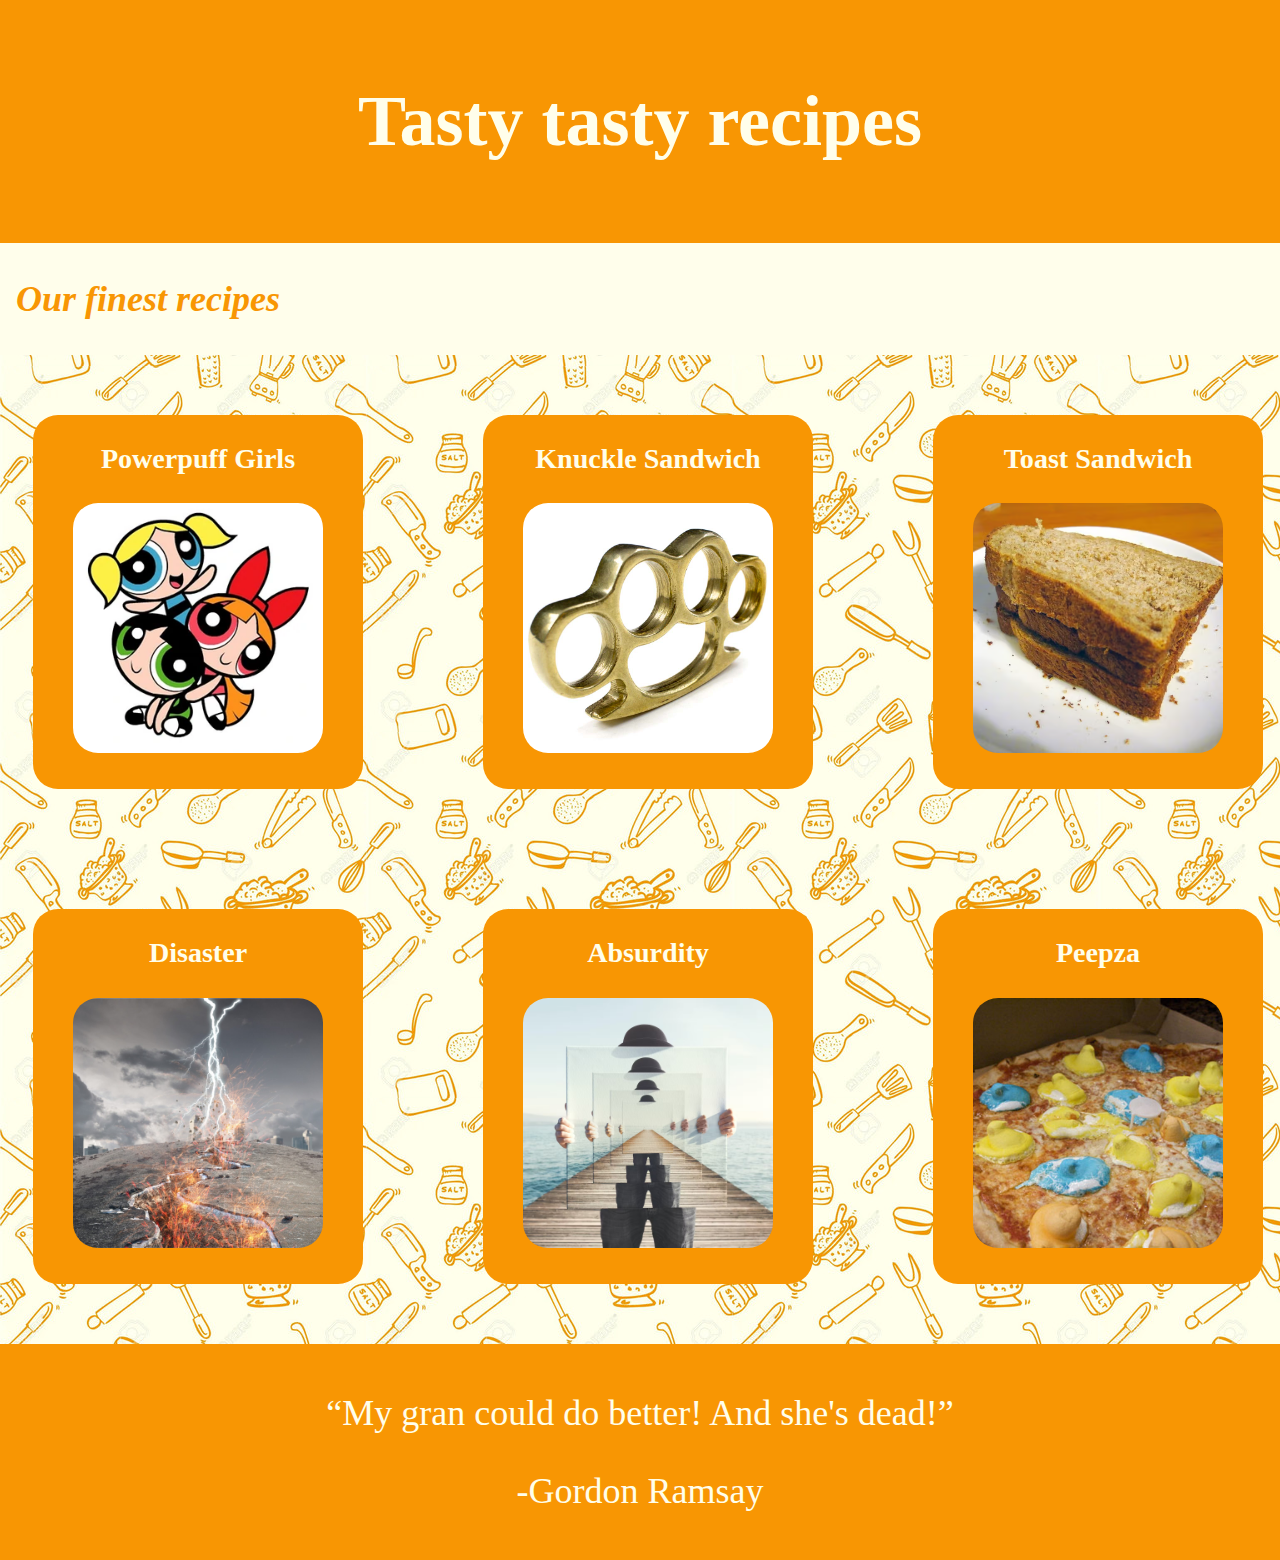
<file: index.html>
<!DOCTYPE html>

<html lang="en">
    <head>
        <meta http-equiv="X-UA-Compatible" content="IE=edge">
        <meta name="viewport" content="width=device-width, initial-scale=1.0">
        <meta charset="utf-8">
        <title>Are you hungry?</title>
        <link rel="stylesheet" href="./style.css">
    </head>

    <body>
        <div class="title">
            <h1>Tasty tasty recipes</h1>    
        </div>
        <div class="container subtitle">
            <h2><em>Our finest recipes</em></h2>
        </div>
        <div class="container recipes">
            <div class="recipe">
                <h3>Powerpuff Girls</h3>
                <a href="./recipes/powerpuff-girls.html"><img src="./images/powerpuff-girls-home.jpg" alt="The powerpuff girls"></a>
            </div>
            <div class="recipe">
                <h3>Knuckle Sandwich</h3>
                <a href="./recipes/knuckle-sandwich.html"><img src="./images/knuckle-sandwich-home.jpg" alt="Brass knuckles"></a>
            </div>
            <div class="recipe">
                <h3>Toast Sandwich</h3>
                <a href="./recipes/toast-sandwich.html"><img src="./images/toast-sandwich-home.jpg" alt="A piece of toast between two pieces of bread"></a>
            </div>  
        </div>
        <div class="container recipes">
            <div class="recipe">
                <h3>Disaster</h3>
                <a href="./recipes/disaster.html"><img src="./images/disaster-home.jpg" alt="Lighting striking the ground as a trail burns"></a>
            </div> 
            <div class="recipe">
                <h3>Absurdity</h3>
                <a href="./recipes/absurdity.html"><img src="./images/absurdity-home.jpg" alt="A picture of a man with droste effect"></a>
            </div>
            <div class="recipe">
                <h3>Peepza</h3>
                <a href="./recipes/peepza.html"><img src="./images/peepza-home.jpg" alt="A pizza with some peeps as toppings"></a>
            </div>
        </div>
        <div class="bottom">
            <p>“My gran could do better! And she's dead!”</p>
            <p>-Gordon Ramsay</p>
        </div>
    </body>
</html>
</file>
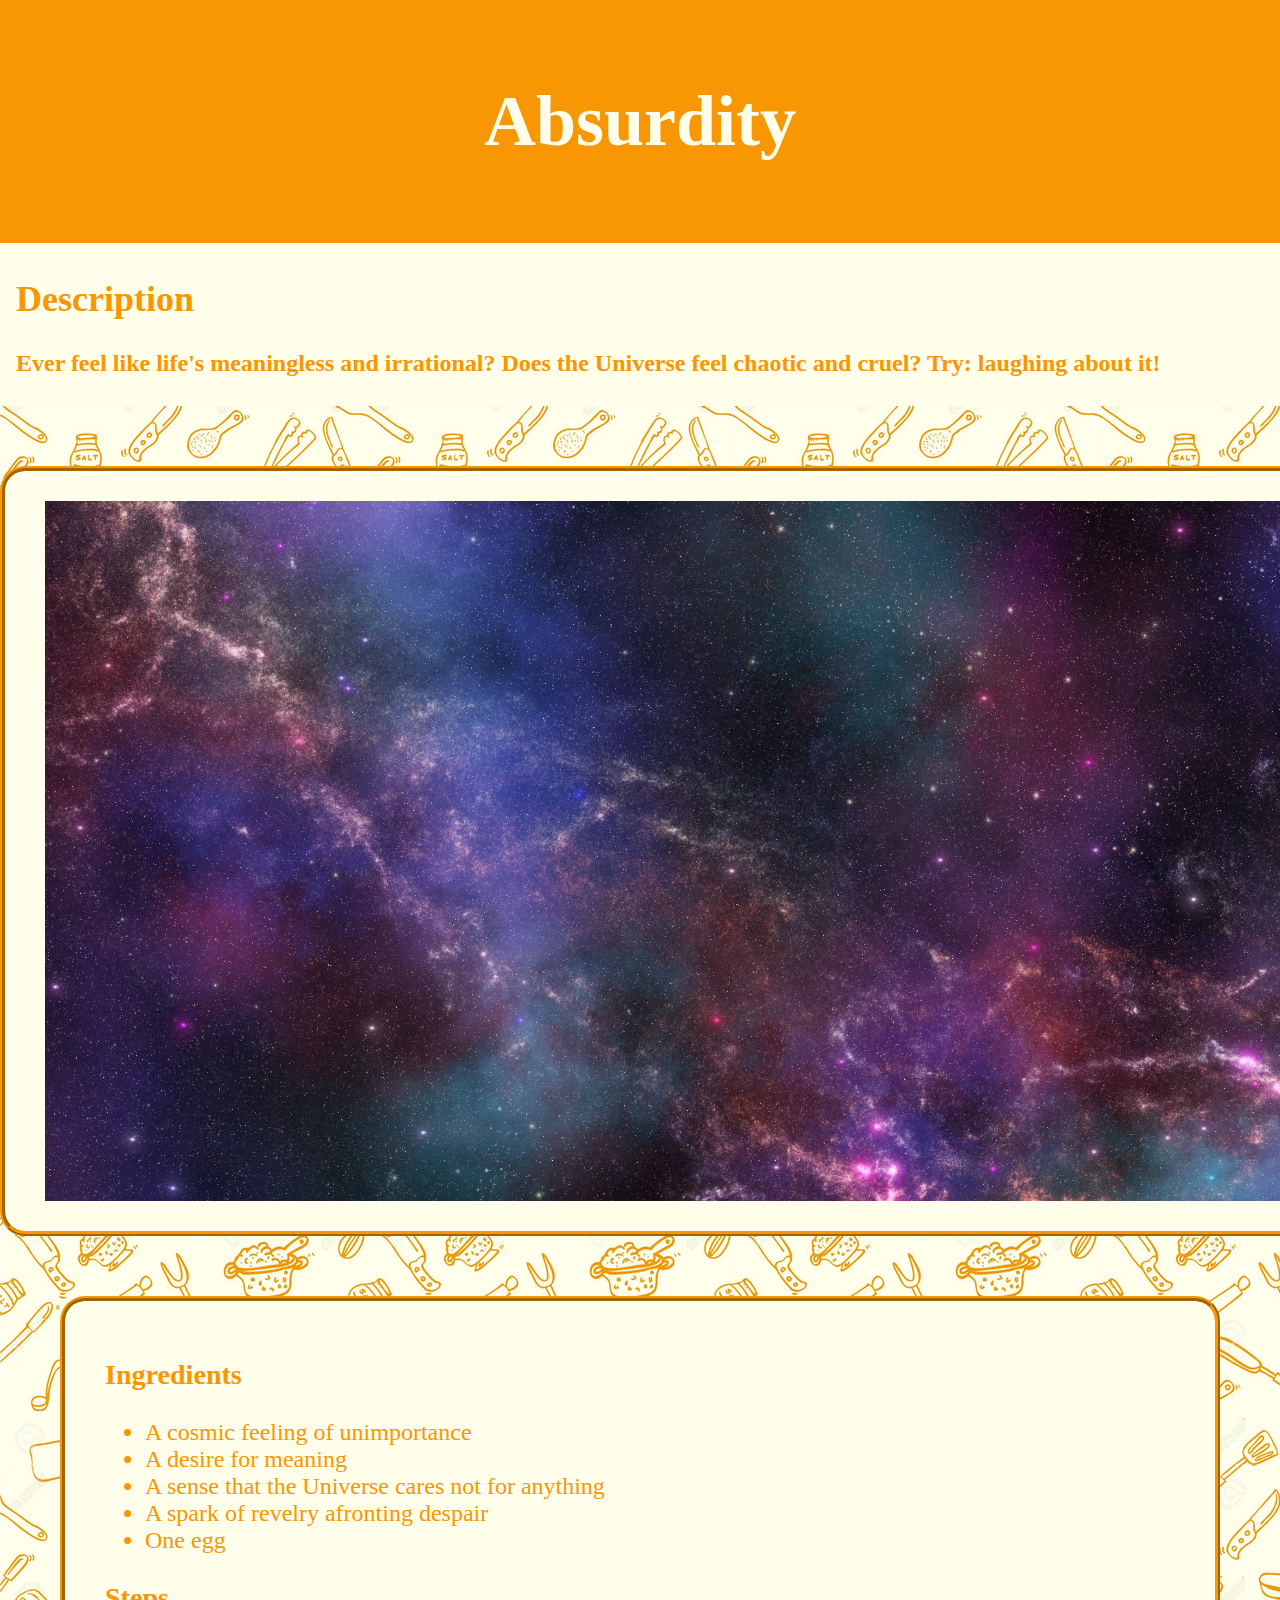
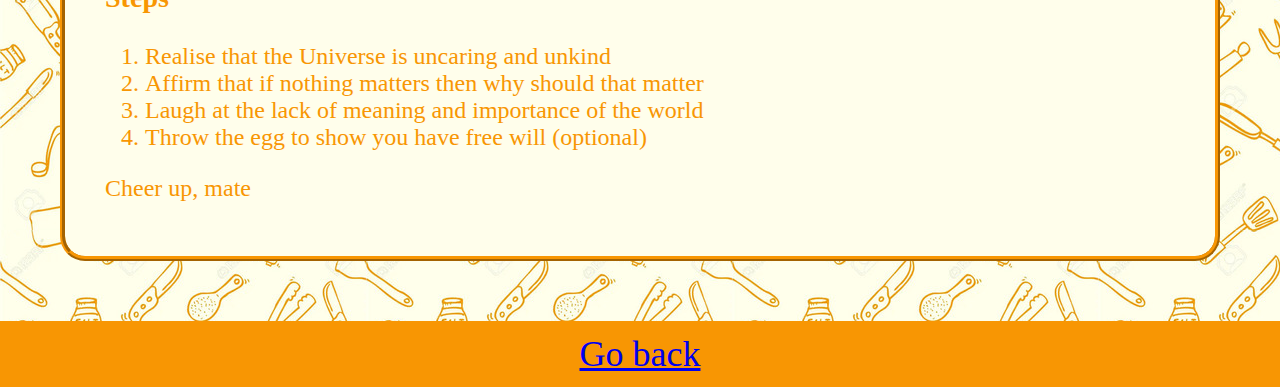
<file: recipes/absurdity.html>
<!DOCTYPE html>

<html lang="en">
    <head>
        <meta http-equiv="X-UA-Compatible" content="IE=edge">
        <meta name="viewport" content="width=device-width, initial-scale=1.0">
        <meta charset="utf-8">
        <title>Absurdity</title>
        <link rel="stylesheet" href="../style.css">
    </head>

    <body>
        <div class="title">
            <h1>Absurdity</h1>
        </div>
        <div class="container subtitle">
            <h2>Description</h2>
        <p>Ever feel like life's meaningless and irrational? Does the Universe feel chaotic and cruel? Try: laughing about it!</p>
        </div>
        <div class="dish" id="absurd">
            <img src="../images/absurdity.jpg" alt="The Universe">
        </div>
        <div class="container box">
            <h3>Ingredients</h3>
            <ul>
                <li>A cosmic feeling of unimportance</li>
                <li>A desire for meaning</li>
                <li>A sense that the Universe cares not for anything</li>
                <li>A spark of revelry afronting despair</li>
                <li>One egg</li>
            </ul>
            <h3>Steps</h3>
            <ol>
                <li>Realise that the Universe is uncaring and unkind</li>
                <li>Affirm that if nothing matters then why should that matter</li>
                <li>Laugh at the lack of meaning and importance of the world</li>
                <li>Throw the egg to show you have free will (optional)</li>
            </ol>
            <p>Cheer up, mate</p>
        </div>
        <div class="bottom">
            <a href="../index.html">Go back</a>
        </div>
    </body>
</html>
</file>
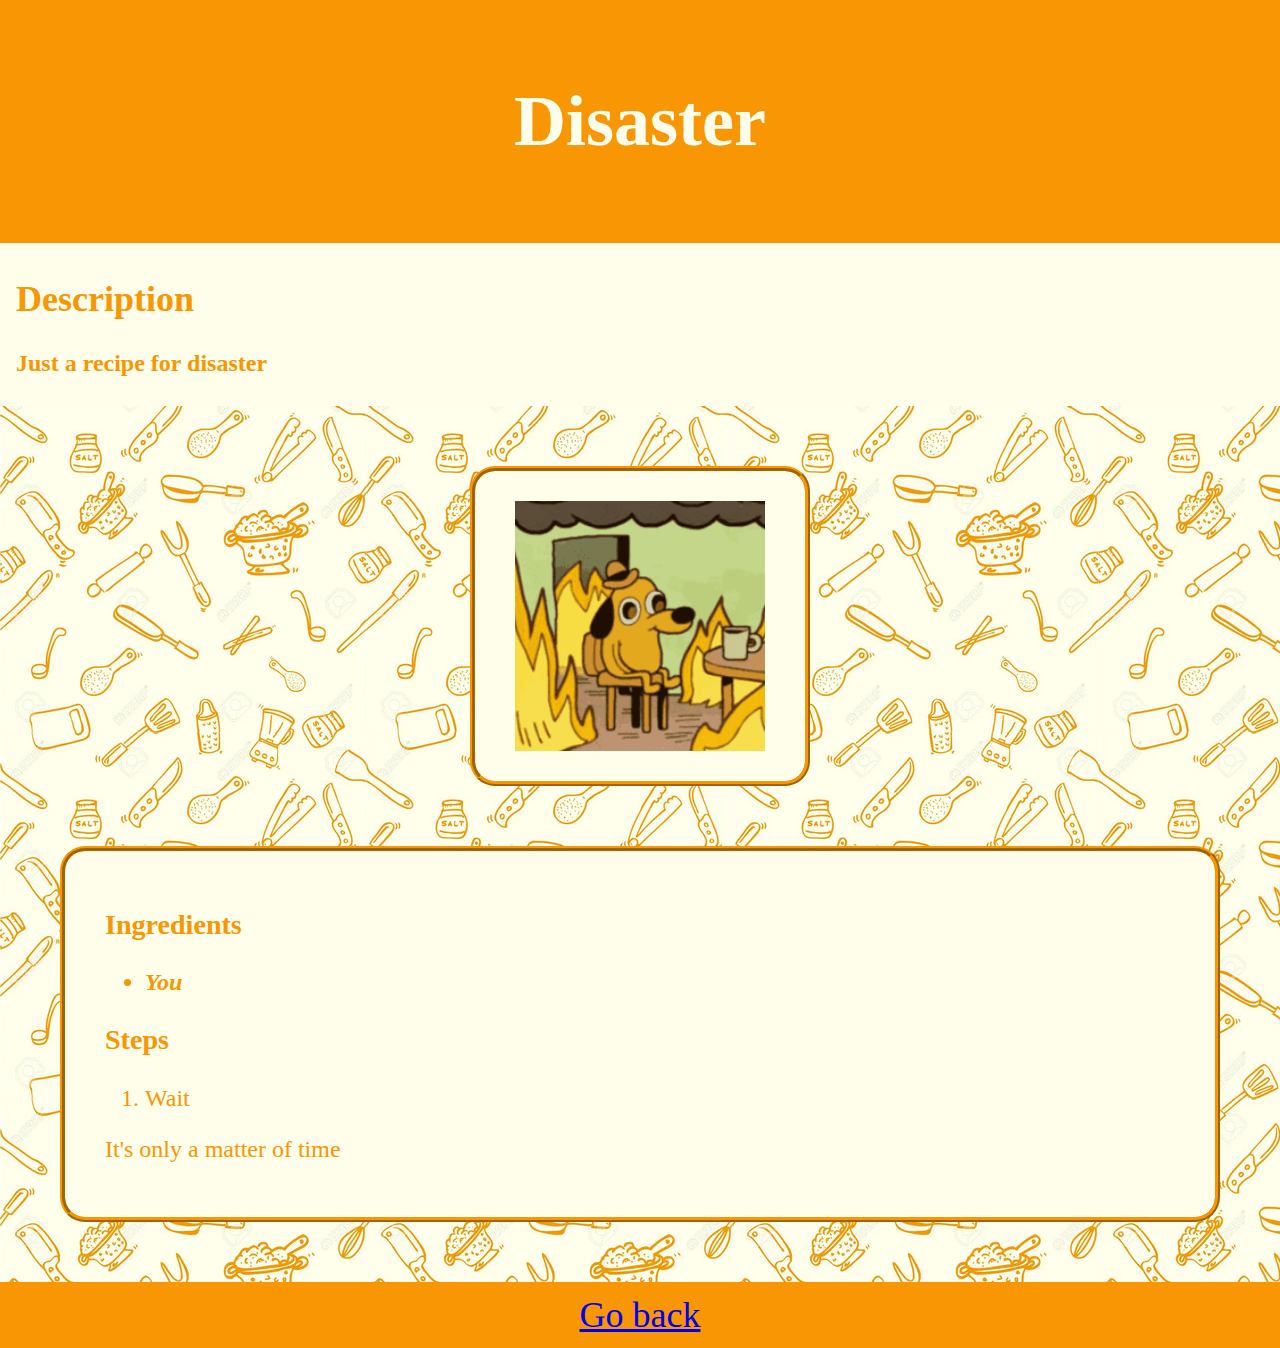
<file: recipes/disaster.html>
<!DOCTYPE html>

<html lang="en">
    <head>
        <meta http-equiv="X-UA-Compatible" content="IE=edge">
        <meta name="viewport" content="width=device-width, initial-scale=1.0">
        <meta charset="utf-8">
        <title>Disaster</title>
        <link rel="stylesheet" href="../style.css">
    </head>

    <body>
        <div class="title">
            <h1>Disaster</h1>
        </div>
        <div class="container subtitle">
            <h2>Description</h2>
            <p>Just a recipe for disaster</p>
        </div>
        <div class="dish">
            <img src="../images/disaster.gif" alt="A dog surrounded by fire, seemingly calm and accepting">
        </div>
        <div class="container box">
            <h3>Ingredients</h3>
            <ul>
                <li><strong><em>You</em></strong></li>
            </ul>
            <h3>Steps</h3>
            <ol>
                <li>Wait</li>
            </ol>
            <p>It's only a matter of time</p>
        </div>
        <div class="bottom">
            <a href="../index.html">Go back</a>
        </div>
    </body>
</html>
</file>
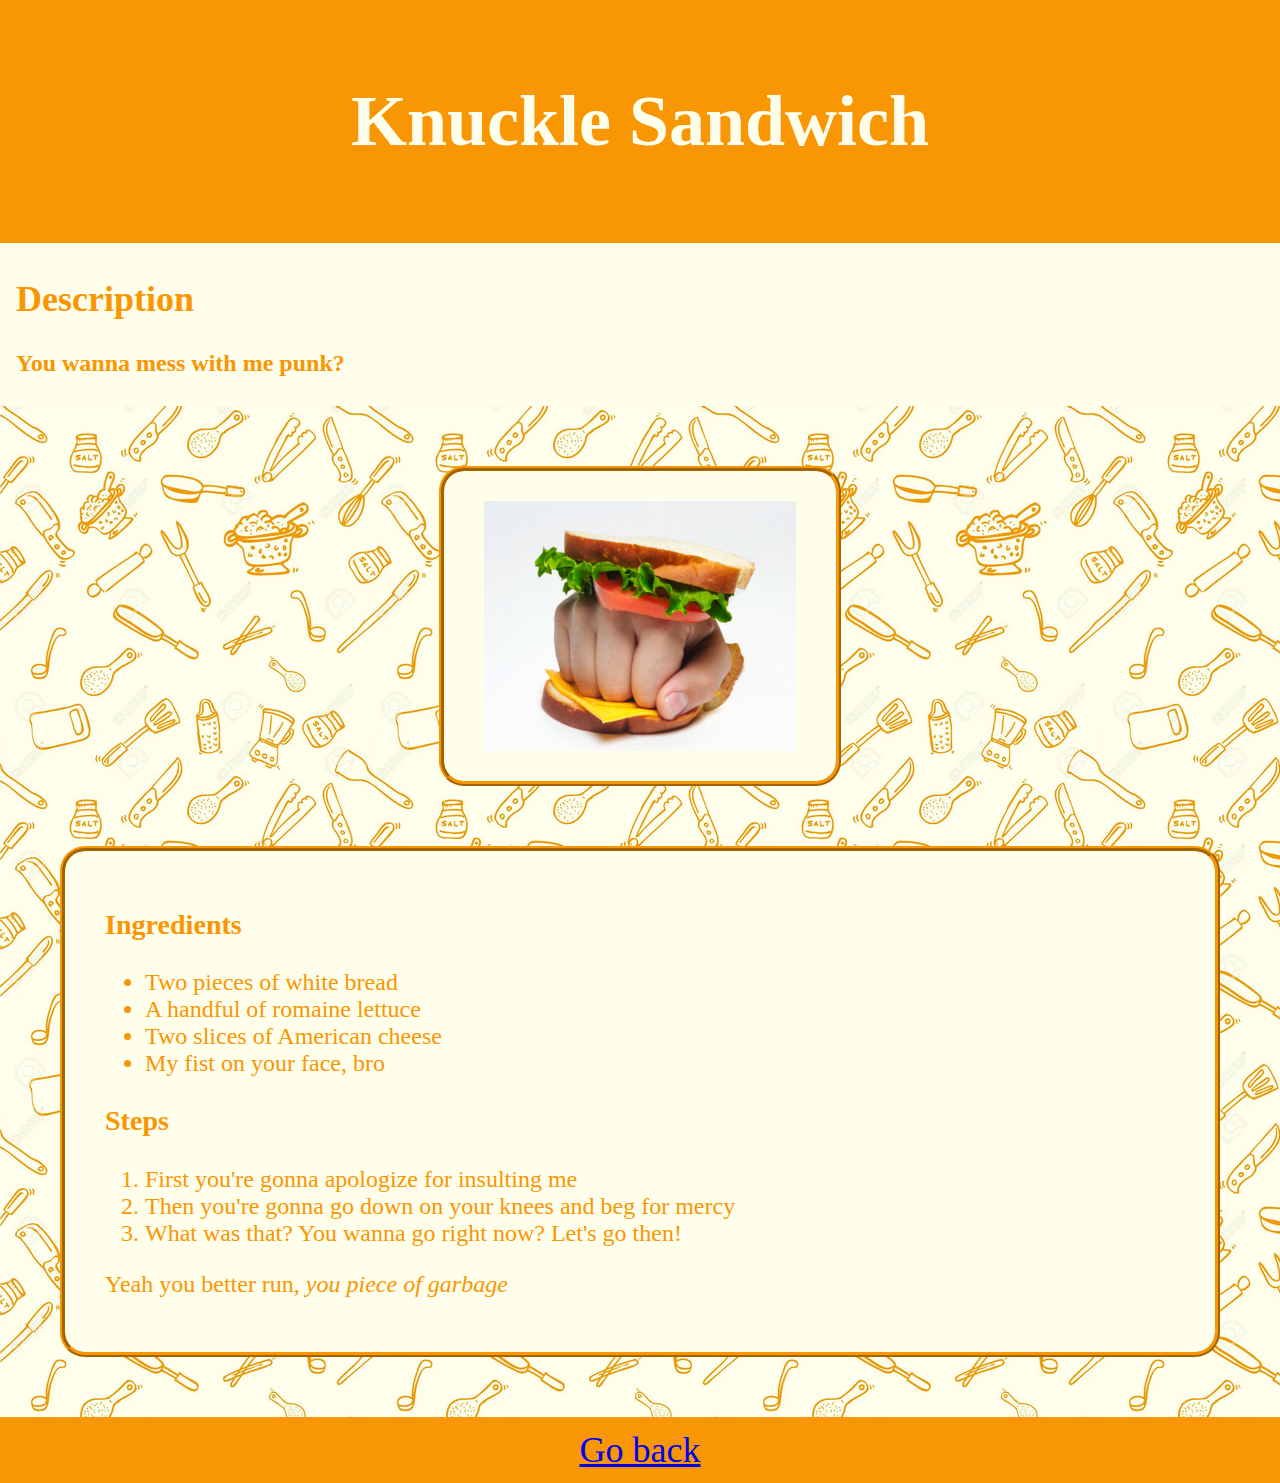
<file: recipes/knuckle-sandwich.html>
<!DOCTYPE html>

<html lang="en">
    <head>
        <meta http-equiv="X-UA-Compatible" content="IE=edge">
        <meta name="viewport" content="width=device-width, initial-scale=1.0">
        <meta charset="utf-8">
        <title>Knuckle Sandwich</title>
        <link rel="stylesheet" href="../style.css">
    </head>

    <body>
        <div class="title">
            <h1>Knuckle Sandwich</h1>
        </div>
        <div class="container subtitle">
            <h2>Description</h2>
            <p>You wanna mess with me punk?</p>
        </div>
        <div class="dish">
            <img src="../images/knuckle-sandwich.png" alt="A sandwich with a fist inside of it">
        </div>
        <div class="container box">
            <h3>Ingredients</h3>
            <ul>
                <li>Two pieces of white bread</li>
                <li>A handful of romaine lettuce</li>
                <li>Two slices of American cheese</li>
                <li>My fist on your face, bro</li>
            </ul>
            <h3>Steps</h3>
            <ol>
                <li>First you're gonna apologize for insulting me</li>
                <li>Then you're gonna go down on your knees and beg for mercy</li>
                <li>What was that? You wanna go right now? Let's go then!</li>
            </ol>
            <p>Yeah you better run, <em>you piece of garbage</em></p>
        </div>
        <div class="bottom">
            <a href="../index.html">Go back</a>
        </div>
    </body>
</html>
</file>
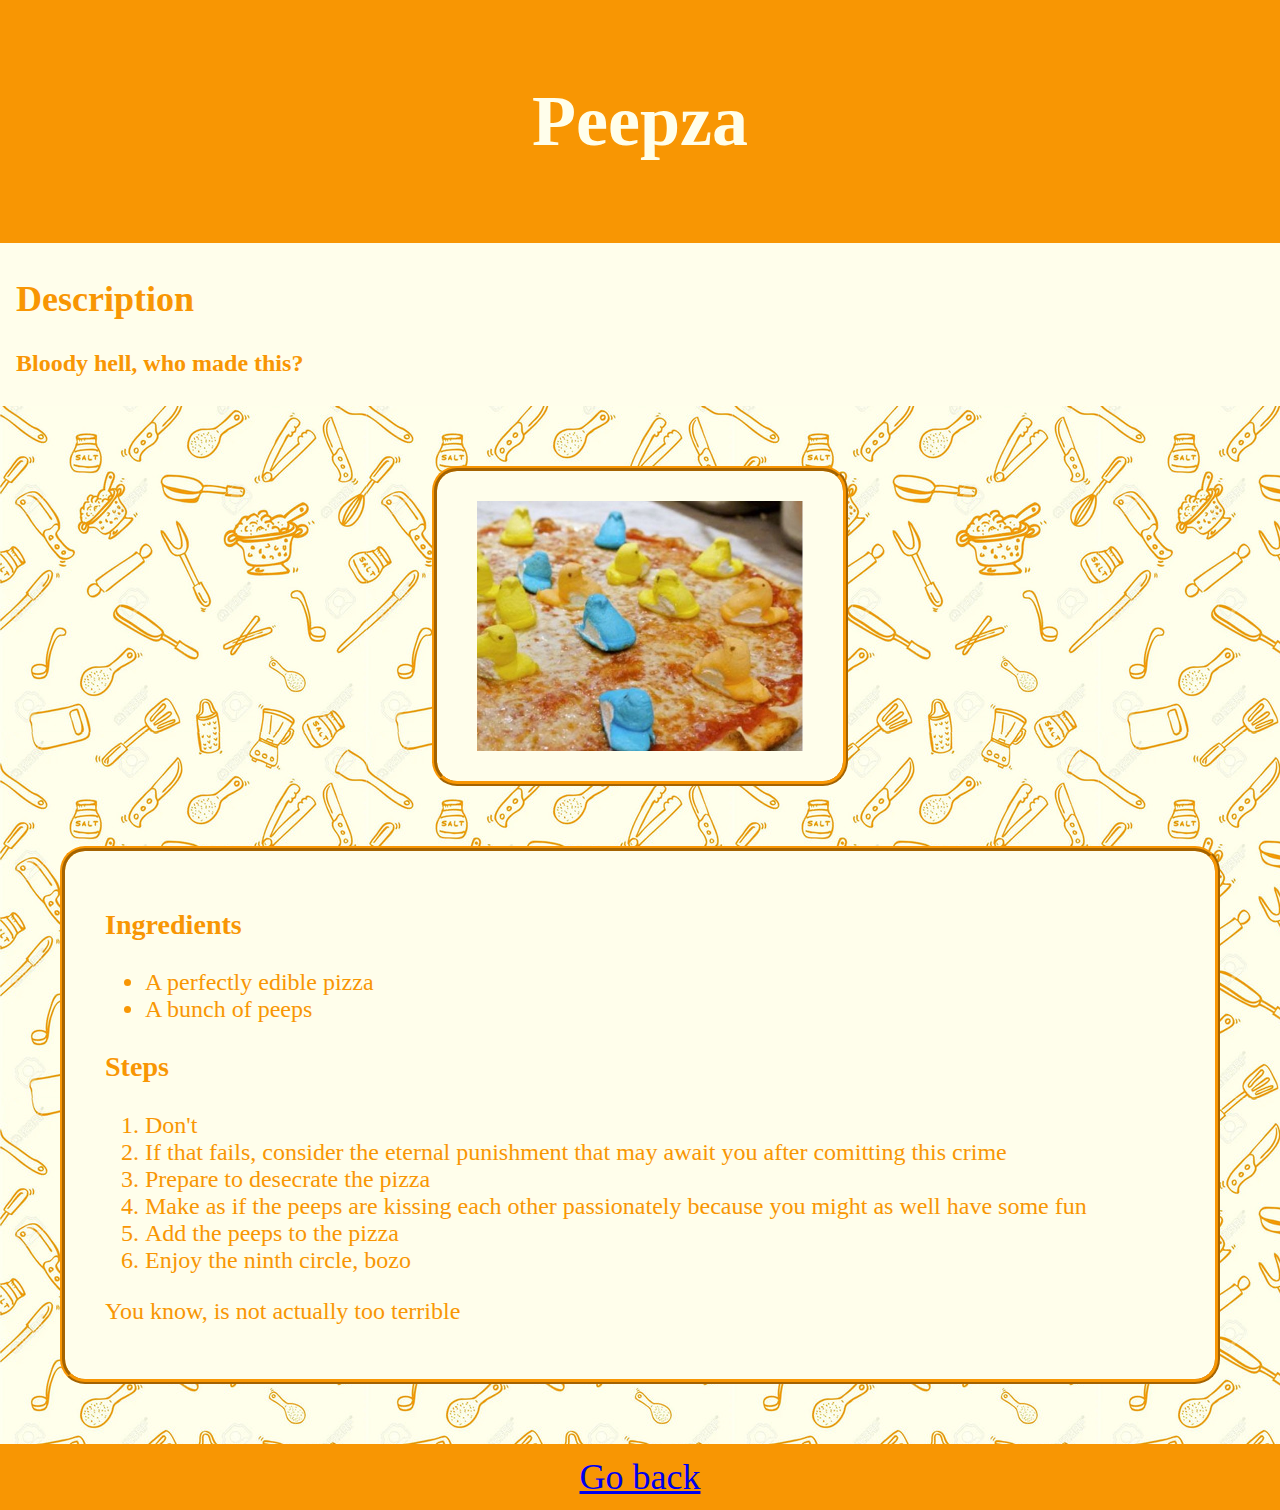
<file: recipes/peepza.html>
<!DOCTYPE html>

<html lang="en">
    <head>
        <meta http-equiv="X-UA-Compatible" content="IE=edge">
        <meta name="viewport" content="width=device-width, initial-scale=1.0">
        <meta charset="utf-8">
        <title>Peepza</title>
        <link rel="stylesheet" href="../style.css">
    </head>

    <body>
        <div class="title">
            <h1>Peepza</h1>
        </div>
        <div class="container subtitle">
            <h2>Description</h2>
            <p>Bloody hell, who made this?</p>
        </div>
        <div class="dish">
            <img src="../images/peepza.jpg" alt="A pizza with peeps as toppings">
        </div>
        <div class="container box">
            <h3>Ingredients</h3>
            <ul>
                <li>A perfectly edible pizza</li>
                <li>A bunch of peeps</li>
            </ul>
            <h3>Steps</h3>
            <ol>
                <li>Don't</li>
                <li>If that fails, consider the eternal punishment that may await you after comitting this crime</li>
                <li>Prepare to desecrate the pizza</li>
                <li>Make as if the peeps are kissing each other passionately because you might as well have some fun</li>
                <li>Add the peeps to the pizza</li>
                <li>Enjoy the ninth circle, bozo</li>
            </ol>
            <p>You know, is not actually too terrible</p>
        </div>
        <div class="bottom">
            <a href="../index.html">Go back</a>
        </div>
    </body>
</html>
</file>
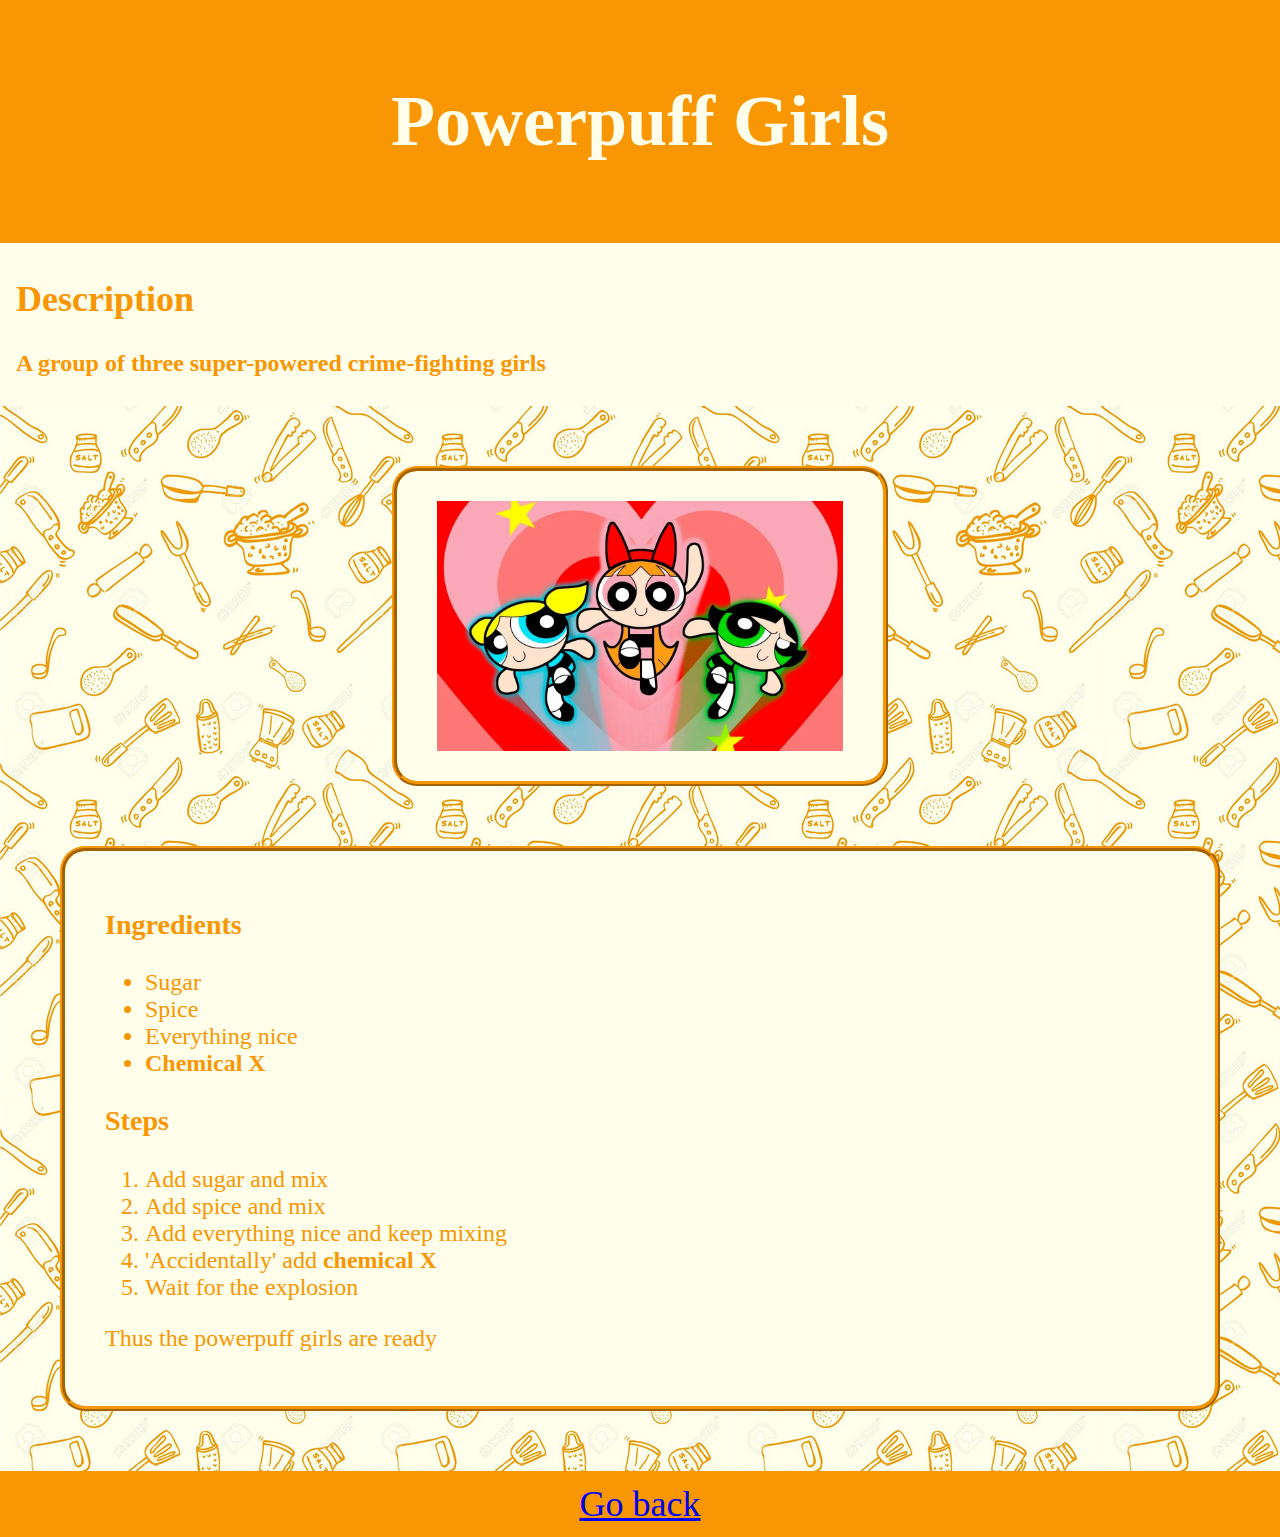
<file: recipes/powerpuff-girls.html>
<!DOCTYPE html>

<html lang="en">
    <head>
        <meta charset="UTF-8">
        <meta name="viewport" content="width=device-width, initial-scale=1.0">
        <meta charset="utf-8">
        <title>Powerpuff Girls</title>
        <link rel="stylesheet" href="../style.css">
    </head>

    <body>
        <div class="title">
            <h1>Powerpuff Girls</h1>
        </div>
        <div class="container subtitle">
            <h2>Description</h2>
            <p>A group of three super-powered crime-fighting girls</p>
        </div>
        <div class="dish">
            <img src="../images/powerpuff-girls.jpg" alt="The powerpuff girls in classic pose">
        </div>
        <div class="container box">
            <h3>Ingredients</h3>
            <ul>
                <li>Sugar</li>
                <li>Spice</li>
                <li>Everything nice</li>
                <li><strong>Chemical X</strong></li>
            </ul>
            <h3>Steps</h3>
            <ol>
                <li>Add sugar and mix</li>
                <li>Add spice and mix</li>
                <li>Add everything nice and keep mixing</li>
                <li>'Accidentally' add <strong>chemical X</strong></li>
                <li>Wait for the explosion</li>
            </ol>
            <p>Thus the powerpuff girls are ready</p>
        </div>
        <div class="bottom">
            <a href="../index.html">Go back</a>
        </div>
    </body>
</html>
</file>
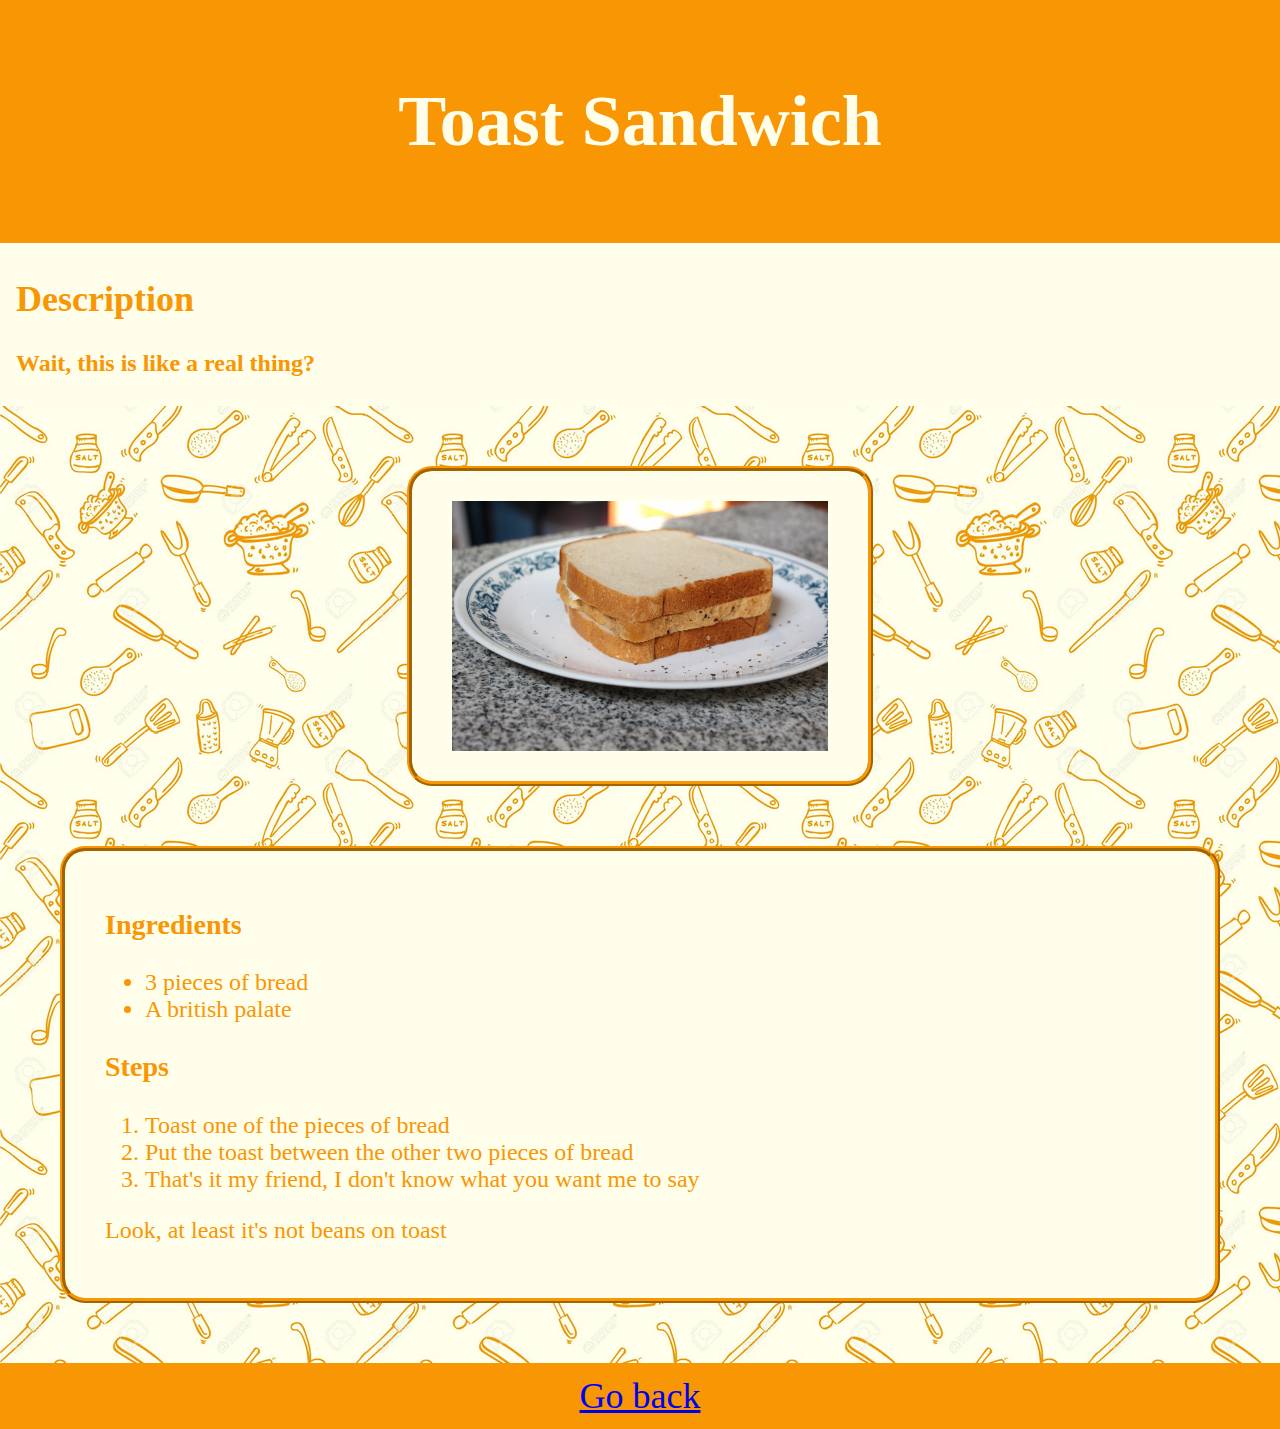
<file: recipes/toast-sandwich.html>
<!DOCTYPE html>

<html lang="en">
    <head>
        <meta http-equiv="X-UA-Compatible" content="IE=edge">
        <meta name="viewport" content="width=device-width, initial-scale=1.0">
        <meta charset="utf-8">
        <title>Toast Sandwich</title>
        <link rel="stylesheet" href="../style.css">
    </head>

    <body>
        <div class="title">
            <h1>Toast Sandwich</h1>
        </div>
        <div class="container subtitle">
            <h2>Description</h2>
            <p>Wait, this is like a real thing?</p>
        </div>
        <div class="dish">
            <img src="../images/toast-sandwich.jpg" alt="A piece of toast between two pieces of bread">
        </div>
        <div class="container box">
            <h3>Ingredients</h3>
            <ul>
                <li>3 pieces of bread</li>
                <li>A british palate</li>
            </ul>
            <h3>Steps</h3>
            <ol>
                <li>Toast one of the pieces of bread</li>
                <li>Put the toast between the other two pieces of bread</li>
                <li>That's it my friend, I don't know what you want me to say</li>
            </ol>
            <p>Look, at least it's not beans on toast</p>
        </div>
        <div class="bottom">
            <a href="../index.html">Go back</a>
        </div>
    </body>
</html>
</file>
<file: style.css>
body {
    background-color: lightgreen;
    background-image: url(./images/background.jpg);
    margin: 0;
}

img {
    height: 250px;
    width: auto;    
}

.title {
    background-color:#f89603;
    color: #fffeeb;
    font-size: 36px;
    font-family: "Brush Script MT", cursive;
    text-align: center;
    padding-top: 32px;
    padding-bottom: 32px;
}

.container {
    padding-left: 1rem;
    font-size: 24px;
    font-family: "Times New Roman", serif;
}

.subtitle {
    background-color: #fffeeb;
    color: #f89603;
    font-weight: 700;
    padding-top: 5px;
    padding-bottom: 5px;
}



.recipes {
    display: flex;
    justify-content: center;
}

.dish img,
.recipe,
.box {
    border-radius: 25px;
    margin: 60px;
    padding-left: 40px;
    padding-right: 40px;
    padding-bottom: 30px;
}

.dish img,
.box {
    background-color: #fffeeb;
    color: #f89603;
    padding-top: 30px;
    border: 5px ridge #f89603  
}

.recipe {
    background-color: #f89603;
    color: #fffeeb;
    text-align: center;
}

.recipe img {
    border-radius: 25px;
}   

.dish img{
    display: block;
    margin-left: auto;
    margin-right: auto;
}

.bottom {
    background-color:#f89603;
    color: #fffeeb;
    font-size: 36px;
    font-family: "Brush Script MT", cursive;
    text-align: center;
    padding-top: 12px;
    padding-bottom: 12px;
}

#absurd img{
    height: 700px;
    width: auto;   
}
</file>
